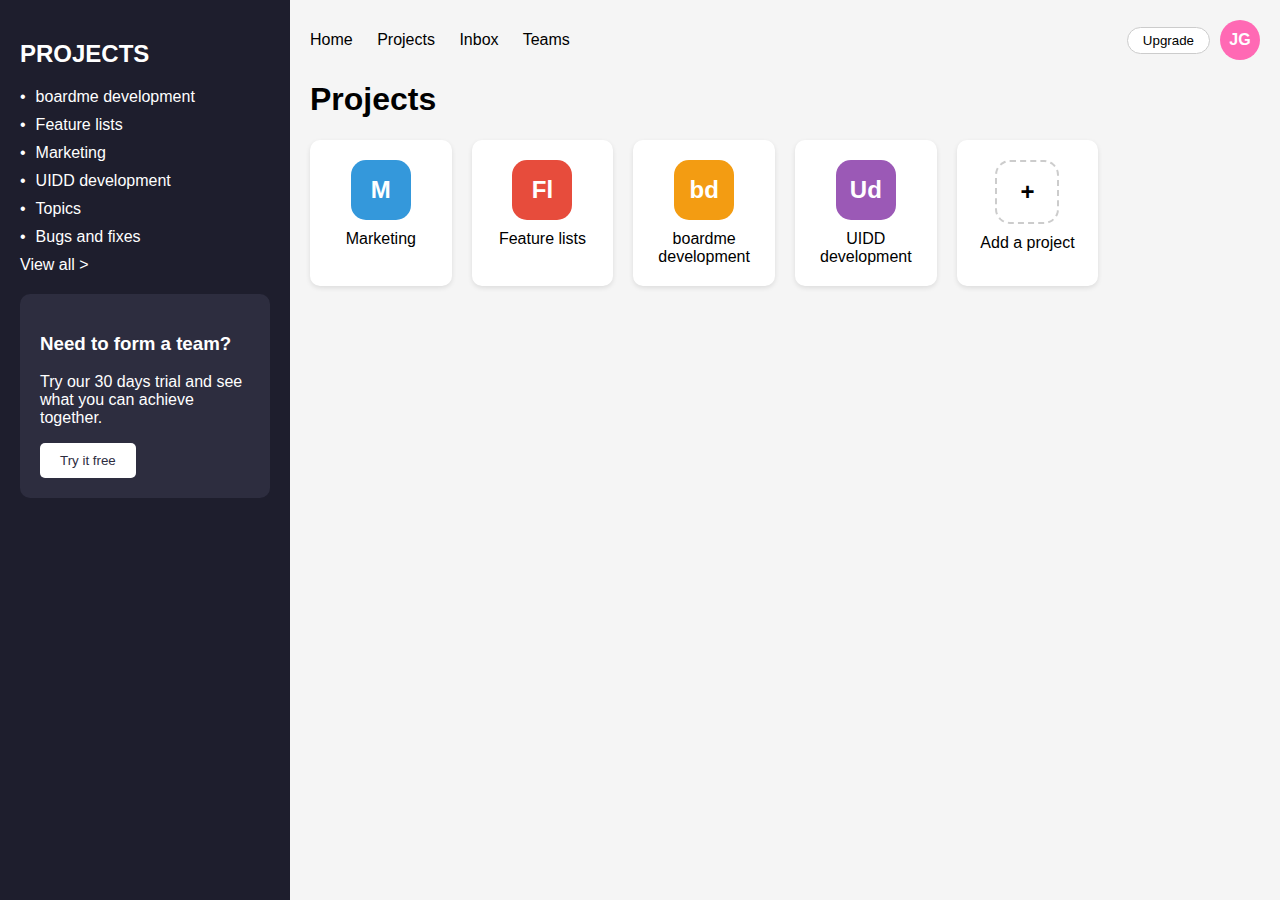
<file: designs/Aashi/index.html>
<!DOCTYPE html>
<html lang="en">
<head>
    <meta charset="UTF-8">
    <meta name="viewport" content="width=device-width, initial-scale=1.0">
    <title>Project Management Dashboard</title>
    <style>
    body {
    font-family: Arial, sans-serif;
    margin: 0;
    padding: 0;
    background-color: #f5f5f5;
}
.container {
    display: flex;
    min-height: 100vh;
}
.sidebar {
    width: 250px;
    background-color: #1e1e2d;
    color: #fff;
    padding: 20px;
    cursor: pointer;
}
.main-content {
    flex-grow: 1;
    padding: 20px;
}
.header {
    display: flex;
    justify-content: space-between;
    align-items: center;
    margin-bottom: 20px;
}
.nav-item {
    margin-bottom: 10px;
}
.nav-item::before {
    content: "•";
    margin-right: 10px;
}
.project-grid {
    display: grid;
    grid-template-columns: repeat(auto-fill, minmax(120px, 1fr));
    gap: 20px;
}
.project-card {
    background-color: #fff;
    border-radius: 10px;
    padding: 20px;
    text-align: center;
    box-shadow: 0 2px 5px rgba(0,0,0,0.1);
    transition: transform 0.3s ease, box-shadow 0.3s ease;
}

.project-card:hover {
    transform: scale(1.1); /* Zoom effect */
    box-shadow: 0 4px 10px rgba(0, 0, 0, 0.2); /* Shadow on hover */
}

.project-icon {
    width: 60px;
    height: 60px;
    border-radius: 15px;
    display: flex;
    justify-content: center;
    align-items: center;
    margin: 0 auto 10px;
    font-size: 24px;
    font-weight: bold;
    color: #fff;
}
.team-card {
    background-color: #2d2d3f;
    color: #fff;
    padding: 20px;
    border-radius: 10px;
    margin-top: 20px;
}
.button {
    background-color: #fff;
    color: #2d2d3f;
    border: none;
    padding: 10px 20px;
    border-radius: 5px;
    cursor: pointer;
}
.upgrade-button {
    background-color: #fff;
    color: #000;
    border: 1px solid #ccc;
    padding: 5px 15px;
    border-radius: 20px;
}
.user-avatar {
    width: 40px;
    height: 40px;
    background-color: #ff69b4;
    border-radius: 50%;
    display: flex;
    justify-content: center;
    align-items: center;
    color: #fff;
    font-weight: bold;
}

    </style>
</head>
<body>
    <div class="container">
        <div class="sidebar">
            <h2>PROJECTS</h2>
            <div class="nav-item">boardme development</div>
            <div class="nav-item">Feature lists</div>
            <div class="nav-item">Marketing</div>
            <div class="nav-item">UIDD development</div>
            <div class="nav-item">Topics</div>
            <div class="nav-item">Bugs and fixes</div>
            <a href="#" style="color: #fff; text-decoration: none;">View all ></a>
            
            <div class="team-card">
                <h3>Need to form a team?</h3>
                <p>Try our 30 days trial and see what you can achieve together.</p>
                <button class="button">Try it free</button>
            </div>
        </div>
        <div class="main-content">
            <div class="header">
                <nav>
                    <a href="#" style="margin-right: 20px; color: #000; text-decoration: none;">Home</a>
                    <a href="#" style="margin-right: 20px; color: #000; text-decoration: none;">Projects</a>
                    <a href="#" style="margin-right: 20px; color: #000; text-decoration: none;">Inbox</a>
                    <a href="#" style="color: #000; text-decoration: none;">Teams</a>
                </nav>
                <div style="display: flex; align-items: center;">
                    <button class="upgrade-button">Upgrade</button>
                    <div class="user-avatar" style="margin-left: 10px;">JG</div>
                </div>
            </div>
            <h1>Projects</h1>
            <div class="project-grid">
                <div class="project-card">
                    <div class="project-icon" style="background-color: #3498db;">M</div>
                    <div>Marketing</div>
                </div>
                <div class="project-card">
                    <div class="project-icon" style="background-color: #e74c3c;">Fl</div>
                    <div>Feature lists</div>
                </div>
                <div class="project-card">
                    <div class="project-icon" style="background-color: #f39c12;">bd</div>
                    <div>boardme development</div>
                </div>
                <div class="project-card">
                    <div class="project-icon" style="background-color: #9b59b6;">Ud</div>
                    <div>UIDD development</div>
                </div>
                <div class="project-card">
                    <div class="project-icon" style="background-color: #fff; color: #000; border: 2px dashed #ccc;">+</div>
                    <div>Add a project</div>
                </div>
            </div>
        </div>
    </div>
</body>
</html>
</file>
